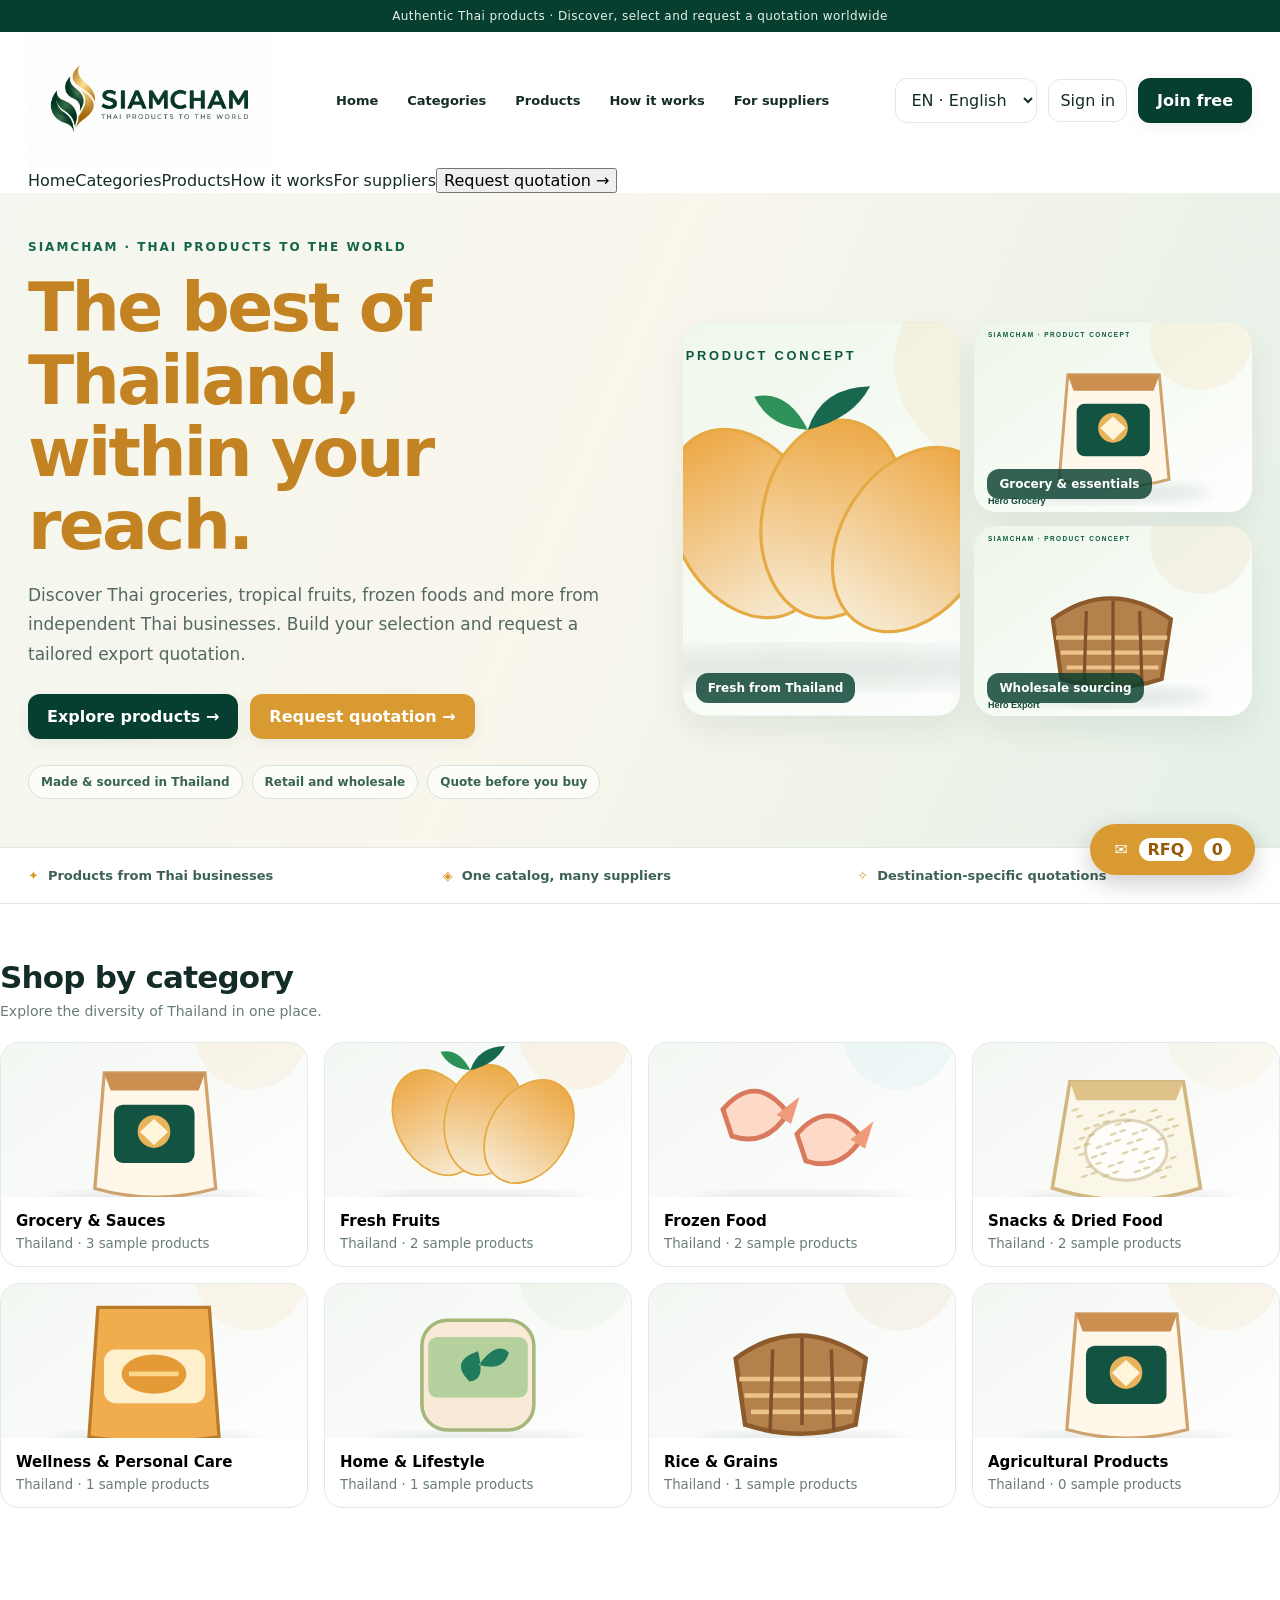
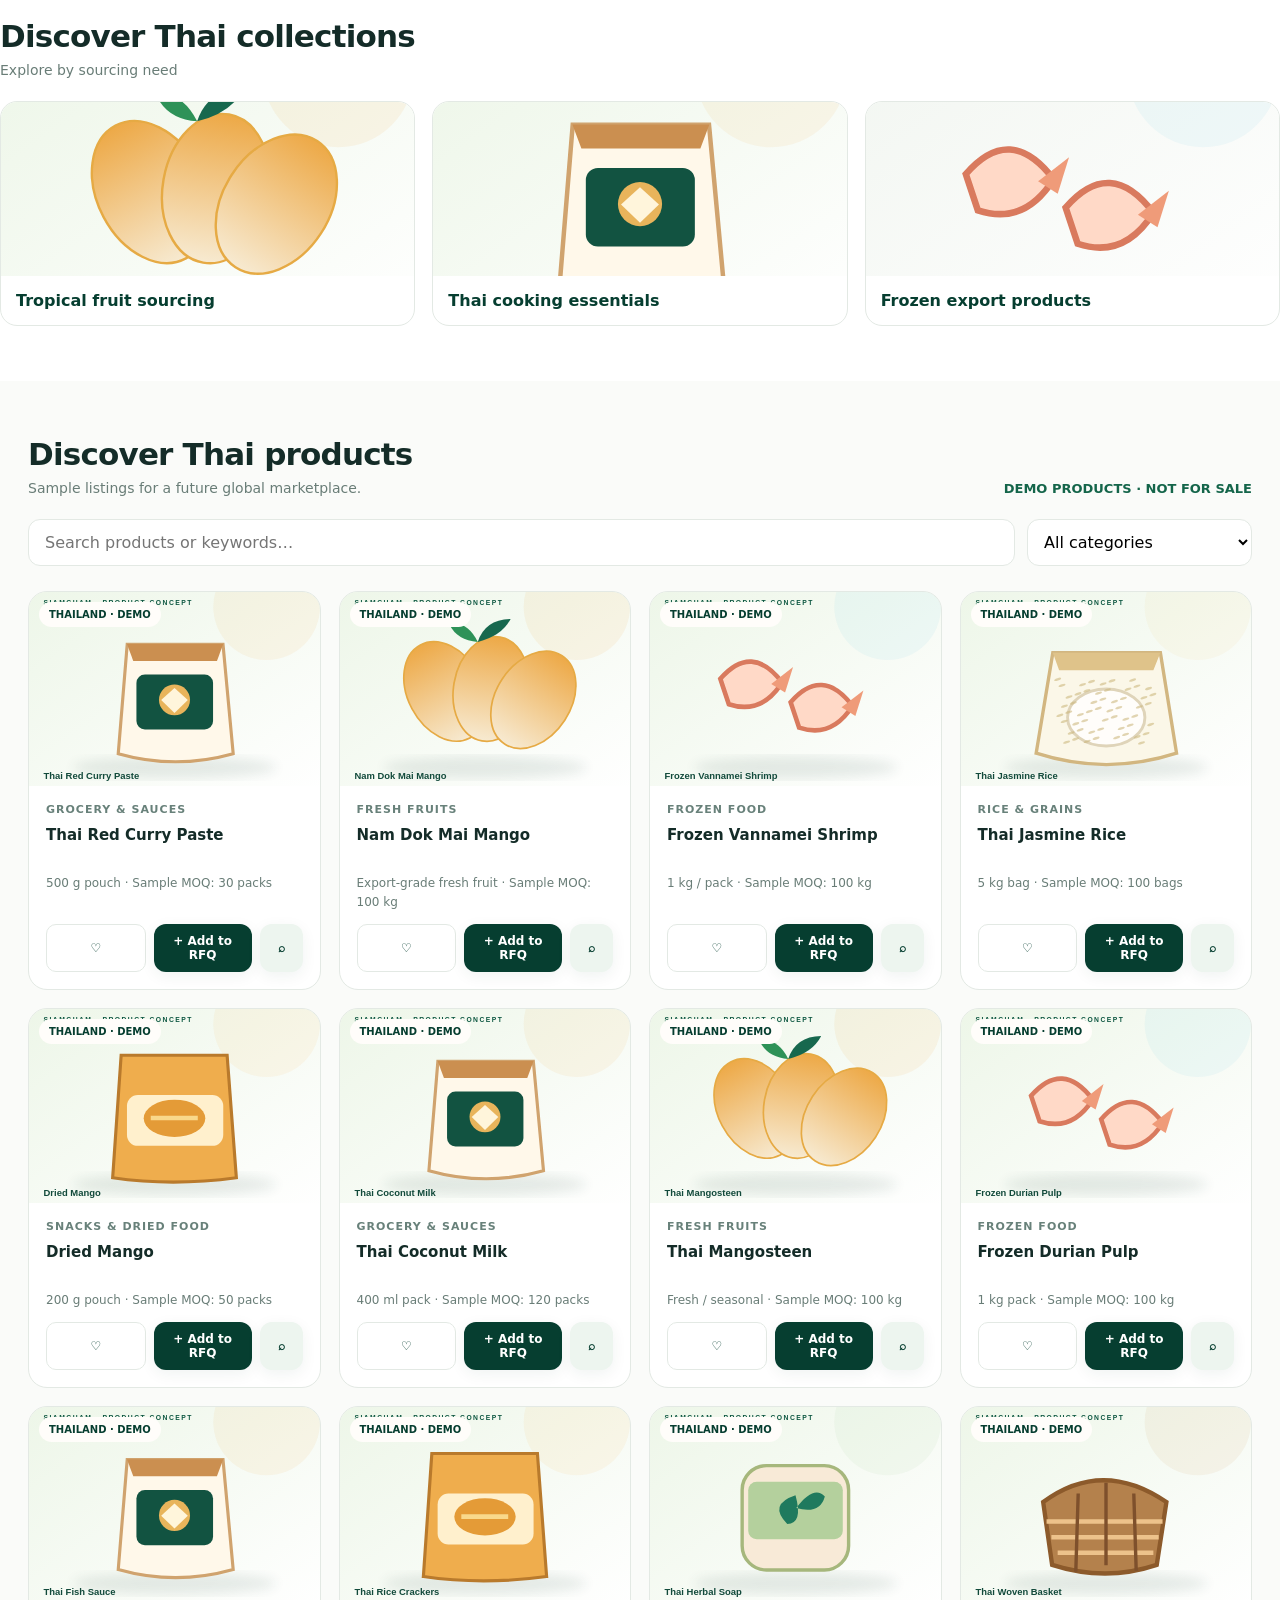
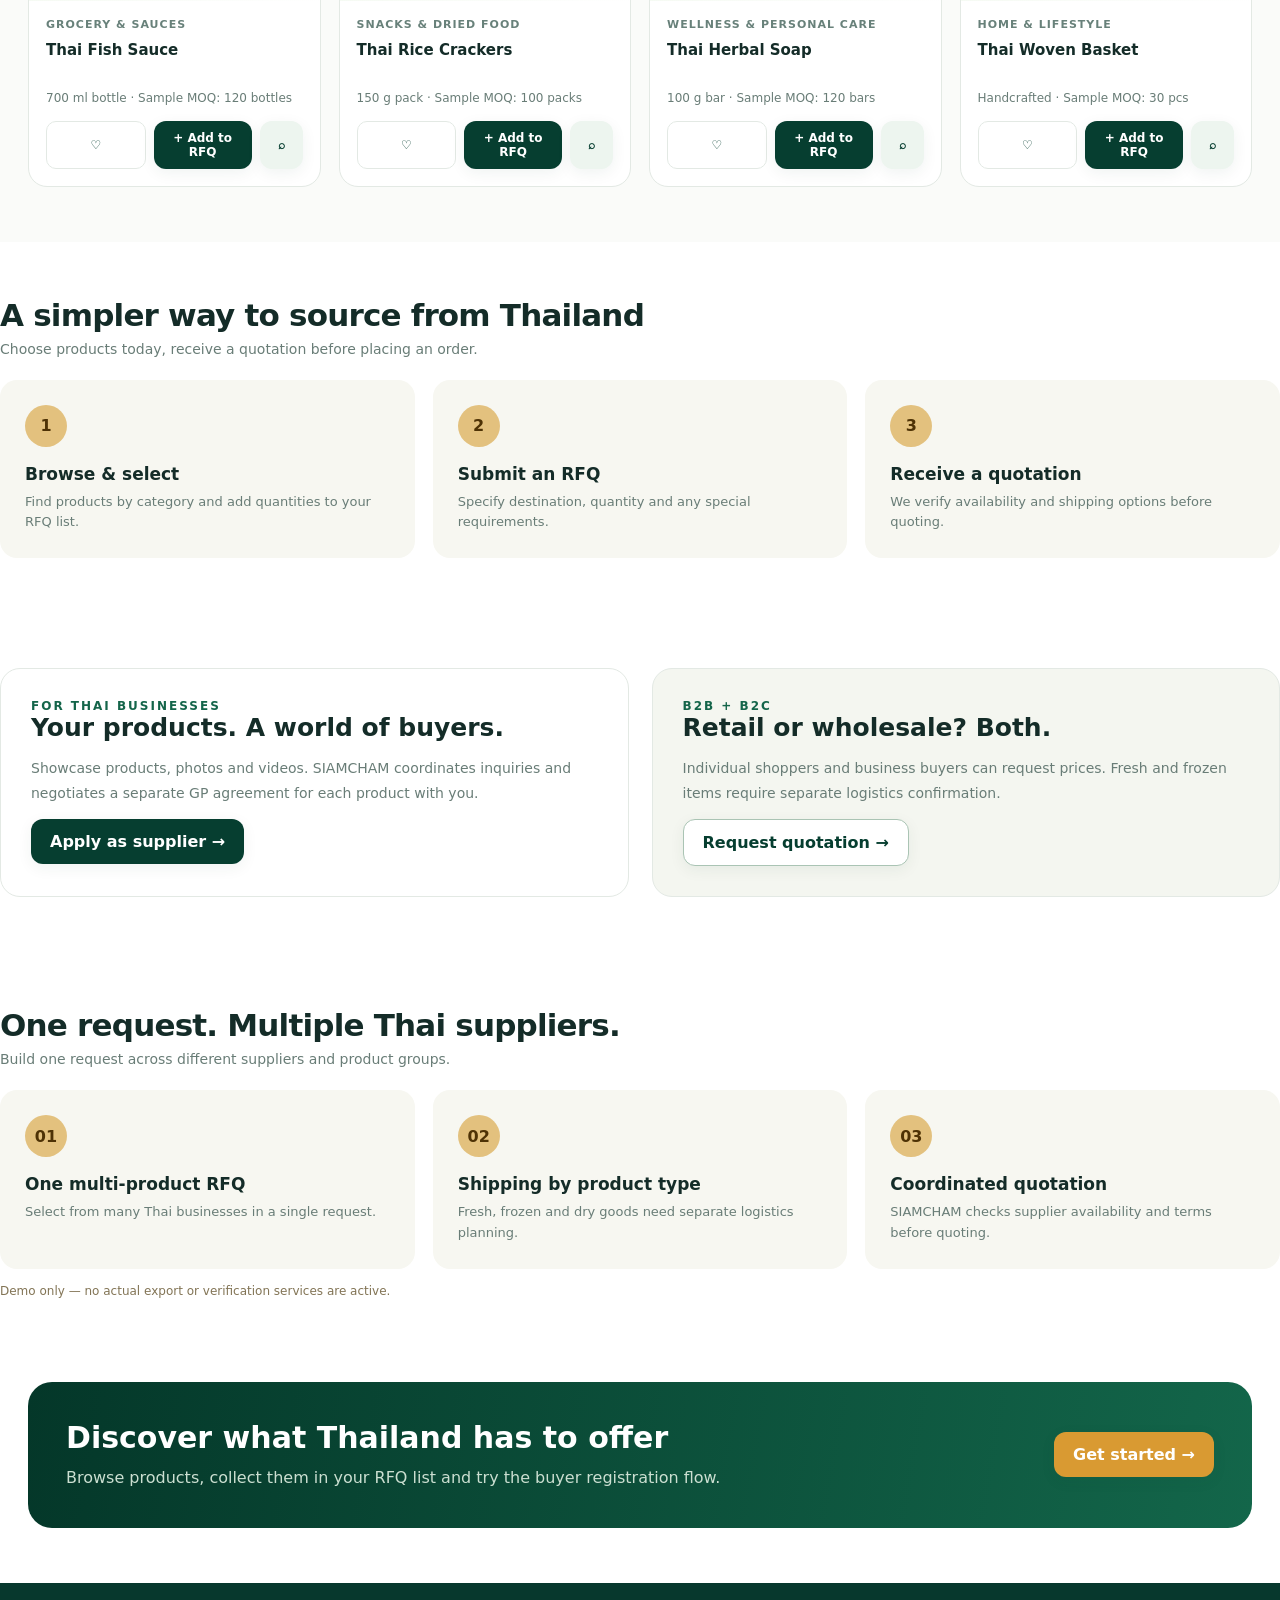
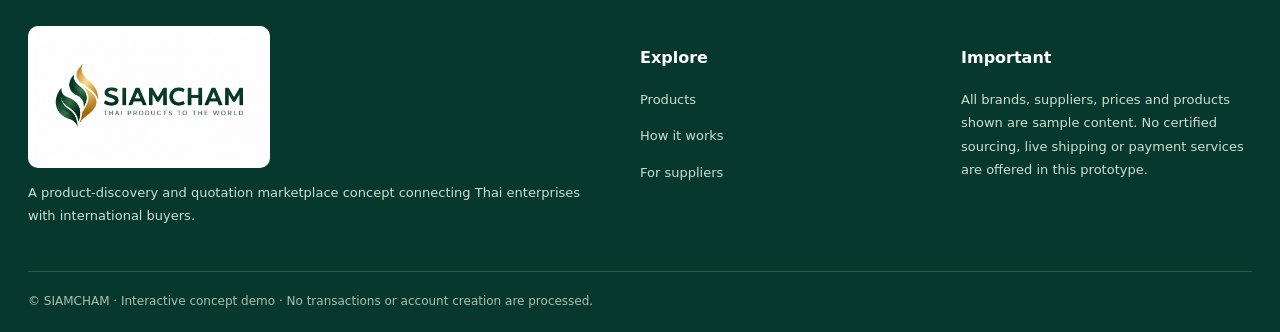
<file: index.html>
<!doctype html><html lang="en"><head><meta charset="utf-8"><meta name="viewport" content="width=device-width, initial-scale=1"><meta name="theme-color" content="#063d30"><title>SIAMCHAM | Thai products to the world</title><style>
:root{--green:#063e30;--green2:#14654a;--gold:#d99a32;--cream:#f7f7f1;--ink:#142c28;--muted:#697d77;--line:#e3e9e4}*{box-sizing:border-box}body{margin:0;background:#fff;color:var(--ink);font-family:Inter,system-ui,-apple-system,'Noto Sans Thai','Segoe UI',sans-serif}button,input,select,textarea{font:inherit}button{cursor:pointer}a{text-decoration:none;color:inherit}.wrap{max-width:1280px;margin:auto;padding:0 28px}.top{background:var(--green);color:#e6f2e6;padding:9px;text-align:center;font-size:12px;letter-spacing:.035em}.nav{display:flex;align-items:center;justify-content:space-between;gap:24px;min-height:88px}.logo{width:242px;max-width:35vw;height:auto;display:block}.navlinks{display:flex;gap:29px;font-weight:650;font-size:13px}.navlinks a:hover{color:var(--green2)}.navright{display:flex;align-items:center;gap:11px}.lang,.subtle{border:1px solid var(--line);border-radius:12px;background:white;padding:11px;color:var(--ink)}.btn{border:none;border-radius:12px;background:var(--green);color:white;font-weight:700;padding:13px 19px;box-shadow:0 4px 15px #063e3010}.btn:hover{background:#0e6047}.btn.gold{background:var(--gold);color:#fff}.btn.outline{background:#fff;color:var(--green);border:1px solid #aac4b4}.btn.light{background:#edf5ef;color:var(--green)}.hero{background:linear-gradient(113deg,#f4f7ef 0%,#f9f6ec 45%,#e5f0e7 100%);overflow:hidden;border-bottom:1px solid var(--line)}.hero-inner{max-width:1280px;margin:auto;display:grid;grid-template-columns:1.08fr 1fr;align-items:center;min-height:484px;padding:47px 28px 48px;gap:40px}.eyebrow{font-size:12px;text-transform:uppercase;color:var(--green2);letter-spacing:2px;font-weight:850}.hero h1{font-size:clamp(40px,5.3vw,72px);line-height:1.07;letter-spacing:-2.7px;margin:18px 0;color:var(--green)}.hero h1 span{color:#c48323}.hero p{color:#536962;font-size:17px;line-height:1.75;max-width:580px}.hero-actions{display:flex;gap:12px;flex-wrap:wrap;margin:24px 0}.pills{display:flex;flex-wrap:wrap;gap:9px;margin-top:26px}.pill{border:1px solid #d5e2d7;background:#ffffffa8;border-radius:30px;padding:9px 12px;font-size:12px;font-weight:700;color:#396453}.scene{height:394px;display:grid;grid-template-columns:1fr 1fr;grid-template-rows:1fr 1fr;gap:14px;position:relative}.scene figure{margin:0;overflow:hidden;border-radius:23px;position:relative;background:#dcead7;box-shadow:0 15px 30px #27503c15}.scene figure:nth-child(1){grid-row:span 2}.scene img,.photo img{width:100%;height:100%;object-fit:cover;display:block}.scene figcaption{position:absolute;bottom:13px;left:13px;color:white;background:#063e30ce;padding:8px 12px;border-radius:12px;font-size:12px;font-weight:800}.trust{border-bottom:1px solid var(--line);background:#fff}.trust-row{display:grid;grid-template-columns:repeat(3,1fr);gap:20px;padding-top:20px;padding-bottom:20px}.trust-row div{font-size:13px;color:#3d6255;font-weight:700}.trust-row b{color:var(--gold);margin-right:9px}.section{padding:55px 0}.sec-head{display:flex;align-items:end;justify-content:space-between;gap:10px;margin-bottom:23px}.sec-head h2{font-size:31px;letter-spacing:-.8px;margin:0 0 8px}.sec-head p{color:var(--muted);margin:0;font-size:14px}.small-link{font-size:13px;color:var(--green2);font-weight:800;border:0;background:none}.categories{display:grid;grid-template-columns:repeat(4,minmax(0,1fr));gap:16px}.category{border:1px solid var(--line);border-radius:19px;overflow:hidden;text-align:left;background:white;padding:0;transition:.2s}.category:hover{transform:translateY(-3px);box-shadow:0 8px 24px #16392c18}.category .photo{height:154px}.category .ct{padding:15px}.category strong{font-size:15px;display:block}.category small{display:block;color:var(--muted);margin-top:6px}.catalog{background:#fafbf9}.toolbar{display:flex;gap:12px;margin:18px 0 25px;flex-wrap:wrap}.search{flex:1;min-width:210px;border:1px solid var(--line);border-radius:12px;background:white;padding:13px 16px}.select{border:1px solid var(--line);border-radius:12px;padding:12px;background:white;max-width:225px}.products{display:grid;grid-template-columns:repeat(4,minmax(0,1fr));gap:18px}.product{background:#fff;border:1px solid var(--line);border-radius:19px;overflow:hidden;display:flex;flex-direction:column;transition:.2s}.product:hover{box-shadow:0 12px 32px #173c2c16;transform:translateY(-3px)}.photo{position:relative;background:linear-gradient(130deg,#eef2e8,#dbe9e2);overflow:hidden}.product .photo{height:194px}.flag{position:absolute;top:10px;left:10px;border-radius:20px;padding:7px 10px;background:#fffdfa;color:var(--green);font-weight:800;font-size:10px}.product-body{padding:17px;display:flex;flex-direction:column;flex:1}.product-body .meta{font-size:11px;color:#68817a;text-transform:uppercase;letter-spacing:1px;font-weight:800}.product h3{font-size:15px;line-height:1.4;margin:9px 0 7px;min-height:42px}.product p{font-size:12px;color:var(--muted);line-height:1.6;margin:0 0 12px}.product .foot{display:flex;gap:8px;margin-top:auto}.product .foot button{flex:1;font-size:12px;padding:10px}.product .foot .details{flex:0 0 auto;width:43px}.two-col{display:grid;grid-template-columns:1fr 1fr;gap:23px}.panel{border:1px solid var(--line);border-radius:20px;padding:30px;background:#fff}.panel h3{font-size:25px;margin:0 0 13px}.panel p{font-size:14px;color:var(--muted);line-height:1.75}.steps{display:grid;grid-template-columns:repeat(3,1fr);gap:18px}.step{background:var(--cream);border-radius:17px;padding:25px}.n{background:#e3c17e;color:#4e3205;font-weight:900;display:inline-flex;width:42px;height:42px;border-radius:50%;align-items:center;justify-content:center}.step h3{margin:17px 0 8px;font-size:17px}.step p{color:var(--muted);font-size:13px;line-height:1.6;margin:0}.cta{margin:15px auto 55px;background:linear-gradient(100deg,#043729,#13664a);color:white;padding:38px;border-radius:24px;display:flex;align-items:center;justify-content:space-between;gap:30px}.cta h2{font-size:30px;margin:0 0 10px}.cta p{color:#cbdfd1;line-height:1.6;margin:0}.footer{background:#07382d;color:#cbded2;padding:43px 0 24px}.footer .cols{display:grid;grid-template-columns:2fr 1fr 1fr;gap:30px}.footer .cols p{font-size:13px;line-height:1.8}.footer h4{color:white}.copyright{border-top:1px solid #345949;margin-top:30px;padding-top:22px;color:#adbdaf;font-size:12px}.floatcart{position:fixed;bottom:25px;right:25px;z-index:9;border:0;background:var(--gold);color:#fff;border-radius:45px;padding:16px 24px;box-shadow:0 8px 25px #0003;font-weight:900}.floatcart span{background:white;color:#965a08;border-radius:20px;padding:2px 8px;margin-left:6px}.overlay{position:fixed;inset:0;background:#061b15aa;z-index:20;display:none;align-items:center;justify-content:center;padding:18px}.overlay.open{display:flex}.modal{width:min(750px,100%);max-height:93vh;overflow:auto;background:white;border-radius:22px;padding:28px;box-shadow:0 25px 80px #0004}.modal .head{display:flex;justify-content:space-between;align-items:center;gap:15px}.modal h2{margin:0 0 14px}.close{font-size:24px;border:0;background:#eef3ef;border-radius:12px;width:40px;height:40px}.formgrid{display:grid;grid-template-columns:1fr 1fr;gap:13px}.field{display:flex;flex-direction:column;gap:7px;margin-bottom:11px}.field label{font-size:12px;font-weight:750;color:#4b6359}.field input,.field select,.field textarea{width:100%;border:1px solid #dae3dc;border-radius:11px;padding:12px;background:white}.field textarea{min-height:80px}.cart-item{display:grid;grid-template-columns:1fr 85px 36px;gap:9px;align-items:center;padding:12px 0;border-bottom:1px solid #eef0ee;font-size:13px}.cart-item input{width:85px;padding:8px;border:1px solid var(--line);border-radius:9px}.empty{padding:34px;text-align:center;color:var(--muted);background:#f5f7f3;border-radius:12px}.tabs{display:flex;gap:8px;flex-wrap:wrap;margin:10px 0 22px}.tabs button{border:1px solid #dce7dd;background:white;border-radius:10px;padding:10px 14px}.tabs button.active{background:var(--green);color:white}.disclaimer{font-size:12px;color:#827455;margin-top:13px;line-height:1.5}.detailgrid{display:grid;grid-template-columns:1fr 1fr;gap:24px}.detailgrid img{width:100%;aspect-ratio:4/3;object-fit:cover;border-radius:15px}.detailgrid p{color:var(--muted);line-height:1.7}.badge{background:#eef5ef;padding:7px 10px;border-radius:9px;font-size:12px;color:#28543e;display:inline-block;margin:3px}.lang-signal{font-size:12px;margin:0 0 18px;color:#71877b}html[dir=rtl] .flag{left:auto;right:10px}html[dir=rtl] .floatcart{right:auto;left:25px}html[dir=rtl] .category{text-align:right}html[dir=rtl] .hero h1{letter-spacing:0}html[dir=rtl] .hero{direction:rtl}@media(max-width:1000px){.navlinks{display:none}.products{grid-template-columns:repeat(3,1fr)}.hero-inner{grid-template-columns:1fr 1fr}.hero h1{font-size:46px}.logo{width:200px}}@media(max-width:720px){.wrap{padding:0 17px}.nav{min-height:70px}.navright{gap:6px}.logo{width:150px;max-width:40vw}.navright .subtle{display:none}.navright .btn{padding:10px 13px;font-size:11px}.lang{font-size:11px;padding:8px}.hero-inner{grid-template-columns:1fr;padding:40px 18px;gap:20px}.hero h1{font-size:43px}.hero p{font-size:15px}.scene{height:240px}.trust-row{grid-template-columns:1fr;gap:10px}.categories{grid-template-columns:repeat(2,1fr)}.products{grid-template-columns:repeat(2,1fr);gap:10px}.product .photo{height:143px}.product-body{padding:12px}.product h3{font-size:13px;min-height:56px}.product p{font-size:11px}.product .foot{flex-wrap:wrap}.product .foot .details{width:100%}.section{padding:38px 0}.sec-head h2{font-size:25px}.two-col,.detailgrid,.footer .cols{grid-template-columns:1fr}.steps{grid-template-columns:1fr}.cta{margin:12px 15px 45px;flex-direction:column;align-items:start;padding:27px}.formgrid{grid-template-columns:1fr}.modal{padding:19px}.footer .cols{gap:10px}}

.collection-grid{display:grid;grid-template-columns:repeat(3,minmax(0,1fr));gap:17px}.collection{border:1px solid var(--line);border-radius:17px;overflow:hidden;background:white;text-align:start;padding:0}.collection img{width:100%;height:174px;display:block;object-fit:cover}.collection strong{display:block;padding:15px;color:var(--green)}.related-grid{display:grid;grid-template-columns:repeat(3,minmax(0,1fr));gap:12px}.related-item{border:1px solid var(--line);border-radius:12px;background:white;text-align:start;padding:8px}.related-item img{width:100%;aspect-ratio:4/3;object-fit:cover;border-radius:8px}.related-item b{display:block;font-size:12px;padding:5px 2px}.saved-button{background:#fff;border:1px solid var(--line);border-radius:10px;padding:10px;color:var(--green);font-weight:700}.saved-button[aria-pressed="true"]{background:#e8f4ea;border-color:#13664a}@media(max-width:720px){.collection-grid{grid-template-columns:1fr 1fr}.collection:last-child{grid-column:span 2}.collection img{height:130px}.related-grid{grid-template-columns:repeat(2,minmax(0,1fr)}}.shipping-advice{margin-top:18px;background:#f4f7ec;border:1px solid #dce7d8;padding:13px 15px;border-radius:12px;font-size:13px;line-height:1.7;color:#3e5d4d}.mobile-nav{display:none}.mobile-nav a,.mobile-nav button{white-space:nowrap;border:0;background:transparent;padding:12px 10px;font-size:13px;color:var(--green);font-weight:700}.mobile-nav a:focus-visible,.mobile-nav button:focus-visible,.btn:focus-visible,.lang:focus-visible{outline:3px solid var(--gold);outline-offset:2px}
@media(max-width:1000px){.mobile-nav{display:flex;gap:8px;overflow-x:auto;scrollbar-width:thin;border-top:1px solid var(--line);border-bottom:1px solid var(--line)}}
@media(max-width:480px){.nav{gap:5px}.logo{width:120px;max-width:33vw}.navright .btn{padding:9px 10px}.lang{max-width:100px}.floatcart{bottom:14px;right:14px;padding:12px 16px}}
html[dir=rtl] .mobile-nav{direction:rtl}
img{image-rendering:auto;object-fit:cover} .photo img{width:100%;height:100%;object-fit:cover} .scene img{object-fit:cover}
@media(max-width:700px){.logo{max-width:185px}}
</style></head><body>
<div class="top" data-i="announcement"></div><header class="wrap nav"><a href="#home"><img class="logo" src="assets/siamcham-logo.png" alt="SIAMCHAM — THAI PRODUCTS TO THE WORLD"></a><nav class="navlinks" aria-label="Main navigation"><a href="#home" data-i="home"></a><a href="#categories" data-i="categories"></a><a href="#products" data-i="products"></a><a href="#how" data-i="how"></a><a href="#suppliers" data-i="suppliers"></a></nav><div class="navright"><select id="language" class="lang" aria-label="Language" onchange="setLanguage(this.value)"><option value="en">EN · English</option><option value="th">TH · ไทย</option><option value="zh">中文</option><option value="ja">日本語</option><option value="ms">BM · Melayu</option><option value="ar">العربية</option></select><button class="subtle" onclick="openModal('register')" data-i="signin"></button><button class="btn" onclick="openModal('register')" data-i="register"></button></div></header>
<nav class="mobile-nav wrap" aria-label="Mobile navigation"><a href="#home" data-i="home"></a><a href="#categories" data-i="categories"></a><a href="#products" data-i="products"></a><a href="#how" data-i="how"></a><a href="#suppliers" data-i="suppliers"></a><button type="button" onclick="openModal('cart')" data-i="request"></button></nav>
<main><section class="hero" id="home"><div class="hero-inner"><div><div class="eyebrow" data-i="eyebrow"></div><h1><span data-i="headline1"></span><br><span data-i="headline2"></span></h1><p data-i="heroDesc"></p><div class="hero-actions"><a class="btn" href="#products" data-i="explore"></a><button class="btn gold" onclick="openModal('cart')" data-i="request"></button></div><div class="pills"><span class="pill" data-i="trust1"></span><span class="pill" data-i="trust2"></span><span class="pill" data-i="trust3"></span></div></div><div class="scene"><figure><img src="assets/hero-fruits.svg" alt="Tropical produce"><figcaption data-i="fresh"></figcaption></figure><figure><img src="assets/hero-grocery.svg" alt="Thai cooking"><figcaption data-i="grocery"></figcaption></figure><figure><img src="assets/hero-export.svg" alt="Grocery products"><figcaption data-i="wholesale"></figcaption></figure></div></div></section>
<div class="trust"><div class="wrap trust-row"><div><b>✦</b><span data-i="trustLine1"></span></div><div><b>◈</b><span data-i="trustLine2"></span></div><div><b>✧</b><span data-i="trustLine3"></span></div></div></div>
<section id="categories" class="section wrap"><div class="sec-head"><div><h2 data-i="shopCategory"></h2><p data-i="categoryIntro"></p></div></div><div id="categoryGrid" class="categories"></div></section>
<section class="section wrap" id="discover"><div class="sec-head"><div><h2 data-i="discoverTitle">Discover Thai collections</h2><p data-i="discoverDesc">Explore products grouped around what you want to source.</p></div></div><div class="collection-grid"><button class="collection" onclick="exploreCollection('fresh')"><img src="assets/hero-fruits.svg" alt="Thai tropical fruits"><strong data-i="discoverFresh">Tropical fruit sourcing</strong></button><button class="collection" onclick="exploreCollection('grocery')"><img src="assets/hero-grocery.svg" alt="Thai grocery assortment"><strong data-i="discoverGrocery">Thai cooking essentials</strong></button><button class="collection" onclick="exploreCollection('frozen')"><img src="assets/category-3.svg" alt="Frozen Thai foods"><strong data-i="discoverFrozen">Frozen export products</strong></button></div></section>
<section id="products" class="section catalog"><div class="wrap"><div class="sec-head"><div><h2 data-i="featured"></h2><p data-i="featuredIntro"></p></div><span class="small-link" data-i="demo"></span></div><div class="toolbar"><input id="search" class="search" data-placeholder="search" oninput="renderProducts()"><select id="filter" class="select" onchange="renderProducts()"></select></div><div id="productGrid" class="products"></div></div></section>
<section class="section wrap" id="how"><div class="sec-head"><div><h2 data-i="howTitle"></h2><p data-i="howSub"></p></div></div><div class="steps"><div class="step"><span class="n">1</span><h3 data-i="step1"></h3><p data-i="step1d"></p></div><div class="step"><span class="n">2</span><h3 data-i="step2"></h3><p data-i="step2d"></p></div><div class="step"><span class="n">3</span><h3 data-i="step3"></h3><p data-i="step3d"></p></div></div></section>
<section class="section wrap" id="suppliers"><div class="two-col"><div class="panel"><div class="eyebrow" data-i="sellerEyebrow"></div><h3 data-i="sellerTitle"></h3><p data-i="sellerDesc"></p><button class="btn" onclick="openModal('register','supplier')" data-i="beSupplier"></button></div><div class="panel" style="background:#f4f6f0"><div class="eyebrow">B2B + B2C</div><h3 data-i="buyerTitle"></h3><p data-i="buyerDesc"></p><button class="btn outline" onclick="openModal('cart')" data-i="request"></button></div></div></section>
<section class="section wrap" id="why-siamcham"><div class="sec-head"><div><h2 data-i="distinctTitle">One request, more possibilities</h2><p data-i="distinctIntro">Choose products across categories and get a coordinated quote.</p></div></div><div class="steps"><div class="step"><span class="n">01</span><h3 data-i="distinctOne">One multi-product RFQ</h3><p data-i="distinctOneDesc">Send one request covering products from multiple Thai businesses.</p></div><div class="step"><span class="n">02</span><h3 data-i="distinctTwo">Shipping by product type</h3><p data-i="distinctTwoDesc">Fresh, frozen and dry goods need different logistics arrangements.</p></div><div class="step"><span class="n">03</span><h3 data-i="distinctThree">Quote coordinated by SIAMCHAM</h3><p data-i="distinctThreeDesc">Our team confirms availability, terms and suppliers before quoting.</p></div></div><p class="disclaimer" data-i="distinctNotice">Concept demo — no supplier verification, customs clearance or delivery service is active.</p></section>
<div class="wrap"><div class="cta"><div><h2 data-i="ctaTitle"></h2><p data-i="ctaDesc"></p></div><button class="btn gold" onclick="openModal('register')" data-i="getStarted"></button></div></div></main>
<footer class="footer"><div class="wrap"><div class="cols"><div><img class="logo" src="assets/siamcham-logo.png" alt="SIAMCHAM" style="background:white;border-radius:10px;padding:6px"><p data-i="footerDesc"></p></div><div><h4 data-i="links"></h4><p><a href="#products" data-i="products"></a></p><p><a href="#how" data-i="how"></a></p><p><a href="#suppliers" data-i="suppliers"></a></p></div><div><h4 data-i="noticeTitle"></h4><p data-i="notice"></p></div></div><div class="copyright">© SIAMCHAM · Interactive concept demo · No transactions or account creation are processed.</div></div></footer>
<button class="floatcart" onclick="openModal('cart')">✉ <span data-i="rfq"></span> <span id="cartCount">0</span></button><div class="overlay" id="overlay" role="dialog" aria-modal="true"><div class="modal"><div class="head"><h2 id="modalTitle"></h2><button class="close" onclick="closeModal()" aria-label="Close">×</button></div><div id="modalBody"></div></div></div>
<script>
const tr={
en:{announcement:'Authentic Thai products · Discover, select and request a quotation worldwide',home:'Home',categories:'Categories',products:'Products',how:'How it works',suppliers:'For suppliers',signin:'Sign in',register:'Join free',eyebrow:'SIAMCHAM · THAI PRODUCTS TO THE WORLD',headline1:'The best of Thailand,',headline2:'within your reach.',heroDesc:'Discover Thai groceries, tropical fruits, frozen foods and more from independent Thai businesses. Build your selection and request a tailored export quotation.',explore:'Explore products →',request:'Request quotation →',trust1:'Made & sourced in Thailand',trust2:'Retail and wholesale',trust3:'Quote before you buy',fresh:'Fresh from Thailand',grocery:'Grocery & essentials',wholesale:'Wholesale sourcing',trustLine1:'Products from Thai businesses',trustLine2:'One catalog, many suppliers',trustLine3:'Destination-specific quotations',shopCategory:'Shop by category',categoryIntro:'Explore the diversity of Thailand in one place.',featured:'Discover Thai products',featuredIntro:'Sample listings for a future global marketplace.',demo:'DEMO PRODUCTS · NOT FOR SALE',search:'Search products or keywords…',all:'All categories',addRFQ:'+ Add to RFQ',details:'View',moq:'Sample MOQ',howTitle:'A simpler way to source from Thailand',howSub:'Choose products today, receive a quotation before placing an order.',step1:'Browse & select',step1d:'Find products by category and add quantities to your RFQ list.',step2:'Submit an RFQ',step2d:'Specify destination, quantity and any special requirements.',step3:'Receive a quotation',step3d:'We verify availability and shipping options before quoting.',sellerEyebrow:'FOR THAI BUSINESSES',sellerTitle:'Your products. A world of buyers.',sellerDesc:'Showcase products, photos and videos. SIAMCHAM coordinates inquiries and negotiates a separate GP agreement for each product with you.',beSupplier:'Apply as supplier →',buyerTitle:'Retail or wholesale? Both.',buyerDesc:'Individual shoppers and business buyers can request prices. Fresh and frozen items require separate logistics confirmation.',ctaTitle:'Discover what Thailand has to offer',ctaDesc:'Browse products, collect them in your RFQ list and try the buyer registration flow.',getStarted:'Get started →',footerDesc:'A product-discovery and quotation marketplace concept connecting Thai enterprises with international buyers.',links:'Explore',noticeTitle:'Important',notice:'All brands, suppliers, prices and products shown are sample content. No certified sourcing, live shipping or payment services are offered in this prototype.',rfq:'RFQ',registerTitle:'Create your SIAMCHAM account',buyer:'Buyer',supplier:'Thai supplier',fullname:'Full name',email:'Email address',password:'Password',company:'Company / store (optional)',country:'Country / destination',buyerType:'Buyer type',retail:'Retail buyer',wholesaleBuyer:'Wholesale buyer',importer:'Importer',restaurant:'Restaurant',signup:'Create demo account',signupMsg:'Demo only — your information is not sent or saved.',cartTitle:'Request a quotation',cartEmpty:'Your RFQ list is empty. Add products from the catalog.',quantity:'Quantity',delete:'Remove',continue:'Browse products',contact:'Contact name',requirements:'Requirements / shipping notes',sendRFQ:'Generate sample RFQ',exportMsg:'Your demo RFQ is ready. Copy it to use as a starting point; it has not been submitted.',copy:'Copy request',close:'Close',moreInfo:'Product information',unit:'Unit',storage:'Storage',leadtime:'Lead time',packing:'Packaging',video:'Product video',videoMsg:'Suppliers will be able to upload product videos when the live system is connected.',photoMsg:'Sample imagery only; not an actual supplier listing.'},
th:{announcement:'สินค้าจากผู้ประกอบการไทย · เลือกสินค้าและขอใบเสนอราคาส่งออก',home:'หน้าแรก',categories:'หมวดสินค้า',products:'สินค้า',how:'วิธีการสั่งซื้อ',suppliers:'สำหรับผู้ประกอบการ',signin:'เข้าสู่ระบบ',register:'สมัครสมาชิก',eyebrow:'SIAMCHAM · THAI PRODUCTS TO THE WORLD',headline1:'สินค้าไทยคุณภาพ',headline2:'สู่ตลาดทั่วโลก',heroDesc:'ศูนย์รวมสินค้าไทยจากผู้ประกอบการ ทั้งของชำ ผลไม้สด อาหารแช่แข็ง และสินค้าอื่น ๆ เลือกสินค้าที่ต้องการ แล้วส่งคำขอใบเสนอราคาตามประเทศปลายทาง',explore:'เลือกดูสินค้า →',request:'ขอใบเสนอราคา →',trust1:'สินค้าจากประเทศไทย',trust2:'ปลีกและส่ง',trust3:'เสนอราคาก่อนสั่งซื้อ',fresh:'ผลไม้จากไทย',grocery:'ของชำและของใช้',wholesale:'สินค้าขายส่ง',trustLine1:'คัดรายการสินค้าจากผู้ประกอบการไทย',trustLine2:'สินค้าหลายร้านในแคตตาล็อกเดียว',trustLine3:'เสนอราคาตามประเทศปลายทาง',shopCategory:'หมวดหมู่สินค้าไทย',categoryIntro:'เลือกสินค้าจากประเทศไทยได้ในที่เดียว',featured:'สินค้าไทยแนะนำ',featuredIntro:'รายการสินค้าตัวอย่างสำหรับทดลองแพลตฟอร์ม',demo:'สินค้า DEMO · ยังไม่เปิดขายจริง',search:'ค้นหาชื่อสินค้า หรือคำค้น…',all:'ทุกหมวด',addRFQ:'+ เพิ่มในใบขอราคา',details:'ดู',moq:'ขั้นต่ำตัวอย่าง',howTitle:'สั่งซื้อสินค้าไทยได้ง่ายขึ้น',howSub:'เลือกสินค้าแล้วขอใบเสนอราคาก่อนยืนยันคำสั่งซื้อ',step1:'เลือกสินค้า',step1d:'ค้นหาสินค้าและเลือกจำนวนที่สนใจลงในรายการ RFQ',step2:'ส่งคำขอราคา',step2d:'แจ้งประเทศปลายทาง จำนวน และเงื่อนไขพิเศษ',step3:'รับใบเสนอราคา',step3d:'ตรวจความพร้อมและขนส่งก่อนยืนยันราคากลับไป',sellerEyebrow:'สำหรับผู้ประกอบการไทย',sellerTitle:'สินค้าของคุณ สู่ลูกค้าทั่วโลก',sellerDesc:'นำเสนอสินค้า รูปภาพ และวิดีโอ โดยเราประสานคำขอซื้อและเจรจา GP แยกเป็นรายสินค้ากับผู้ประกอบการ',beSupplier:'สมัครเป็นผู้ประกอบการ →',buyerTitle:'ซื้อปลีกหรือขายส่งก็ได้',buyerDesc:'ลูกค้าทั่วไปและธุรกิจสามารถขอราคาได้ โดยผลไม้สดและสินค้าแช่แข็งต้องตรวจการขนส่งแยกต่างหาก',ctaTitle:'เปิดโอกาสให้สินค้าไทยไปไกลกว่าเดิม',ctaDesc:'ทดลองเลือกสินค้า รวบรวมรายการขอราคา และทดลองหน้าสมัครสมาชิก',getStarted:'เริ่มใช้งาน →',footerDesc:'ต้นแบบแพลตฟอร์มแคตตาล็อกและขอใบเสนอราคาสินค้าไทยสำหรับผู้ซื้อต่างประเทศ',links:'เมนู',noticeTitle:'หมายเหตุ',notice:'สินค้า รูปภาพ ชื่อผู้ผลิต และรายละเอียดทั้งหมดเป็นตัวอย่าง ยังไม่มีบริการรับชำระเงินหรือจัดส่งจริง',rfq:'ขอราคา',registerTitle:'สมัครสมาชิก SIAMCHAM',buyer:'ผู้ซื้อ',supplier:'ผู้ประกอบการไทย',fullname:'ชื่อ-นามสกุล',email:'อีเมล',password:'รหัสผ่าน',company:'ชื่อบริษัท / ร้านค้า (ไม่บังคับ)',country:'ประเทศปลายทาง',buyerType:'ประเภทผู้ซื้อ',retail:'ลูกค้าทั่วไป',wholesaleBuyer:'ผู้ซื้อขายส่ง',importer:'ผู้นำเข้า',restaurant:'ร้านอาหาร',signup:'ทดลองสมัครสมาชิก',signupMsg:'นี่เป็นหน้าทดลอง ไม่มีการส่งหรือบันทึกข้อมูลส่วนตัว',cartTitle:'รายการขอใบเสนอราคา',cartEmpty:'ยังไม่มีสินค้าในรายการ เลือกสินค้าจากแคตตาล็อกก่อน',quantity:'จำนวน',delete:'ลบ',continue:'เลือกสินค้า',contact:'ชื่อผู้ติดต่อ',requirements:'ข้อกำหนด / หมายเหตุขนส่ง',sendRFQ:'สร้างคำขอราคาตัวอย่าง',exportMsg:'สร้างคำขอราคาแล้ว สามารถคัดลอกได้ แต่ยังไม่ได้ส่งไปยังผู้ขายจริง',copy:'คัดลอกคำขอราคา',close:'ปิด',moreInfo:'รายละเอียดสินค้า',unit:'หน่วย',storage:'การเก็บรักษา',leadtime:'ระยะเวลาเตรียมสินค้า',packing:'บรรจุภัณฑ์',video:'วิดีโอสินค้า',videoMsg:'ระบบจริงจะรองรับการอัปโหลดวิดีโอจากผู้ประกอบการ',photoMsg:'ภาพประกอบตัวอย่าง ไม่ใช่สินค้าของผู้ประกอบการจริง'}
};
// Secondary locales are complete for main browsing/quotation paths; fallback strings use English where necessary.
tr.zh={...tr.en,announcement:'精选泰国产品 · 浏览并申请国际采购报价',home:'首页',categories:'产品类别',products:'产品',how:'采购流程',suppliers:'供应商专区',signin:'登录',register:'免费注册',eyebrow:'SIAMCHAM · 泰国产品走向世界',headline1:'探索泰国好物',headline2:'连接全球市场',heroDesc:'浏览泰国食品、新鲜水果、冷冻食品及更多产品。选择商品并申请针对目的国的报价。',explore:'浏览产品 →',request:'申请报价 →',trust1:'泰国原产',trust2:'零售与批发',trust3:'先报价后购买',fresh:'泰国鲜果',grocery:'食品与杂货',wholesale:'批发采购',shopCategory:'按类别选购',categoryIntro:'一站式发现泰国产品。',featured:'精选泰国产品',featuredIntro:'全球采购平台样例商品。',demo:'演示商品 · 暂不销售',search:'搜索商品…',all:'所有类别',addRFQ:'+ 加入询价',details:'详情',howTitle:'轻松采购泰国产品',howSub:'选择商品并在下单前获得报价。',step1:'选择商品',step1d:'按类别浏览并选择询价数量。',step2:'提交询价',step2d:'填写目的国、数量和特殊要求。',step3:'获取报价',step3d:'确认供应及运输条件后提供报价。',sellerTitle:'您的产品，面向全球买家',sellerDesc:'展示图片、视频及商品详情；每个商品的GP佣金单独协商。',beSupplier:'申请成为供应商 →',buyerTitle:'支持零售和批发',buyerDesc:'消费者和企业都可询价。生鲜与冷冻产品需单独确认物流。',ctaTitle:'发现更多泰国产品',ctaDesc:'试用目录、询价清单和注册流程。',getStarted:'立即开始 →',footerDesc:'泰国产品展示与国际询价平台原型。',noticeTitle:'说明',notice:'所有商品和信息仅供演示，尚未提供实际交易及配送。',registerTitle:'创建 SIAMCHAM 账户',buyer:'买家',supplier:'泰国供应商',fullname:'姓名',email:'邮箱',password:'密码',company:'公司名称（选填）',country:'目的国家',buyerType:'买家类型',retail:'零售买家',wholesaleBuyer:'批发买家',importer:'进口商',restaurant:'餐厅',signup:'创建演示账户',signupMsg:'仅供演示，不会提交或保存个人资料。',cartTitle:'采购询价清单',cartEmpty:'清单为空，请先选择商品。',quantity:'数量',delete:'移除',continue:'浏览产品',contact:'联系人',requirements:'特别要求',sendRFQ:'生成示例询价',exportMsg:'示例询价已生成，但未正式提交。',copy:'复制询价',moreInfo:'商品信息',video:'商品视频',videoMsg:'正式平台可由供应商上传视频。'};
tr.ja={...tr.en,announcement:'タイの製品を世界へ · 商品を選んで見積依頼',home:'ホーム',categories:'カテゴリー',products:'商品',how:'ご利用方法',suppliers:'出品者向け',signin:'ログイン',register:'無料登録',headline1:'タイの魅力を',headline2:'世界へ届ける',heroDesc:'タイの食品、果物、冷凍食品などを探し、配送先に応じた見積もりを依頼できます。',explore:'商品を見る →',request:'見積もり依頼 →',trust1:'タイ産',trust2:'小売・卸売',trust3:'購入前にお見積り',shopCategory:'カテゴリーから探す',categoryIntro:'タイの商品を一か所で探せます。',featured:'注目の商品',featuredIntro:'掲載商品はデモ用のサンプルです。',demo:'デモ商品 · 販売していません',search:'商品を検索…',all:'すべて',addRFQ:'+ 見積リストに追加',details:'詳細',howTitle:'タイからの調達をもっと簡単に',step1:'商品を選ぶ',step1d:'商品と数量を選択します。',step2:'見積を依頼',step2d:'配送先と条件を送信します。',step3:'見積を受け取る',step3d:'在庫と配送条件を確認します。',sellerTitle:'タイの商品を世界の買い手へ',sellerDesc:'写真や動画で商品を紹介できます。GPは商品ごとに個別協議します。',beSupplier:'出品者として申請 →',buyerTitle:'小売も卸売も',buyerDesc:'個人・法人どちらも見積依頼できます。',ctaTitle:'タイの商品を発見',ctaDesc:'商品選択と見積依頼を体験できます。',getStarted:'はじめる →',registerTitle:'SIAMCHAM アカウント登録',buyer:'購入者',supplier:'タイの出品者',fullname:'氏名',email:'メール',password:'パスワード',company:'会社名（任意）',country:'配送先の国',buyerType:'購入者の種類',retail:'個人',wholesaleBuyer:'卸売',importer:'輸入業者',restaurant:'レストラン',signup:'デモ登録',signupMsg:'デモのため個人情報は送信・保存されません。',cartTitle:'見積依頼リスト',cartEmpty:'商品がまだありません。',quantity:'数量',delete:'削除',continue:'商品を見る',contact:'担当者名',requirements:'備考',sendRFQ:'見積依頼サンプルを作成',exportMsg:'サンプルを作成しました。送信はされていません。',copy:'コピー',moreInfo:'商品情報',video:'商品動画',videoMsg:'本番環境では動画アップロードをサポート予定。'};
tr.ms={...tr.en,announcement:'Produk Thailand untuk dunia · Pilih dan minta sebut harga',home:'Utama',categories:'Kategori',products:'Produk',how:'Cara ia berfungsi',suppliers:'Untuk pembekal',signin:'Log masuk',register:'Daftar percuma',headline1:'Produk terbaik Thailand,',headline2:'untuk seluruh dunia.',heroDesc:'Terokai barangan runcit, buah segar, makanan sejuk beku dan banyak lagi. Pilih produk dan minta sebut harga berdasarkan negara destinasi.',explore:'Lihat produk →',request:'Minta sebut harga →',trust1:'Dari Thailand',trust2:'Runcit & borong',trust3:'Sebut harga dahulu',shopCategory:'Beli ikut kategori',categoryIntro:'Pelbagai produk Thailand di satu tempat.',featured:'Produk pilihan',featuredIntro:'Produk contoh untuk demonstrasi.',demo:'PRODUK DEMO · BELUM DIJUAL',search:'Cari produk…',all:'Semua kategori',addRFQ:'+ Tambah ke RFQ',details:'Butiran',howTitle:'Dapatkan produk Thailand dengan mudah',step1:'Pilih produk',step1d:'Pilih produk dan kuantiti.',step2:'Hantar RFQ',step2d:'Nyatakan destinasi dan syarat.',step3:'Terima sebut harga',step3d:'Kami semak stok dan penghantaran.',sellerTitle:'Produk anda ke pasaran dunia',sellerDesc:'Pamerkan produk dengan foto dan video. Kadar GP dirunding bagi setiap produk.',beSupplier:'Mohon sebagai pembekal →',buyerTitle:'Runcit dan borong',buyerDesc:'Pengguna dan perniagaan boleh meminta sebut harga.',ctaTitle:'Temui produk Thailand',ctaDesc:'Cuba katalog, RFQ dan pendaftaran.',getStarted:'Mula →',registerTitle:'Daftar akaun SIAMCHAM',buyer:'Pembeli',supplier:'Pembekal Thailand',fullname:'Nama penuh',email:'E-mel',password:'Kata laluan',company:'Nama syarikat (pilihan)',country:'Negara destinasi',buyerType:'Jenis pembeli',retail:'Pembeli runcit',wholesaleBuyer:'Pembeli borong',importer:'Pengimport',restaurant:'Restoran',signup:'Daftar akaun demo',signupMsg:'Demo sahaja — maklumat tidak dihantar atau disimpan.',cartTitle:'Permintaan sebut harga',cartEmpty:'Senarai masih kosong.',quantity:'Kuantiti',delete:'Buang',continue:'Lihat produk',contact:'Nama hubungan',requirements:'Syarat penghantaran',sendRFQ:'Jana RFQ contoh',exportMsg:'RFQ contoh telah dijana; belum dihantar.',copy:'Salin',moreInfo:'Maklumat produk',video:'Video produk',videoMsg:'Muat naik video akan tersedia dalam sistem sebenar.'};
tr.ar={...tr.en,announcement:'منتجات تايلاند إلى العالم · اختر المنتجات واطلب عرض سعر',home:'الرئيسية',categories:'الفئات',products:'المنتجات',how:'كيف يعمل',suppliers:'للموردين',signin:'دخول',register:'إنشاء حساب',headline1:'أفضل منتجات تايلاند',headline2:'إلى جميع أنحاء العالم',heroDesc:'اكتشف المواد الغذائية والفواكه الطازجة والمنتجات المجمدة وغيرها من تايلاند. اختر المنتجات واطلب عرض سعر حسب بلد الوجهة.',explore:'تصفح المنتجات ←',request:'طلب عرض سعر ←',trust1:'منتجات تايلاندية',trust2:'تجزئة وجملة',trust3:'عرض سعر قبل الشراء',shopCategory:'تصفح حسب الفئة',categoryIntro:'اكتشف تنوع المنتجات التايلاندية.',featured:'منتجات مختارة',featuredIntro:'منتجات تجريبية لعرض فكرة المنصة.',demo:'منتجات تجريبية · ليست للبيع',search:'ابحث عن منتج…',all:'جميع الفئات',addRFQ:'+ أضف لطلب السعر',details:'تفاصيل',howTitle:'استورد من تايلاند بسهولة',step1:'اختر المنتجات',step1d:'حدد المنتجات والكميات.',step2:'قدم طلب السعر',step2d:'اذكر بلد الوجهة والمتطلبات.',step3:'استلم العرض',step3d:'نتحقق من التوفر والشحن أولاً.',sellerTitle:'منتجاتك إلى العالم',sellerDesc:'اعرض الصور والفيديو، ويتم التفاوض على عمولة GP لكل منتج بشكل منفصل.',beSupplier:'قدّم كمورد ←',buyerTitle:'بيع بالتجزئة والجملة',buyerDesc:'يمكن للأفراد والشركات طلب عروض الأسعار.',ctaTitle:'اكتشف منتجات تايلاند',ctaDesc:'جرّب الكتالوج وطلب التسعير والتسجيل.',getStarted:'ابدأ الآن ←',registerTitle:'إنشاء حساب SIAMCHAM',buyer:'مشتري',supplier:'مورد تايلاندي',fullname:'الاسم الكامل',email:'البريد الإلكتروني',password:'كلمة المرور',company:'الشركة (اختياري)',country:'بلد الوجهة',buyerType:'نوع المشتري',retail:'فرد',wholesaleBuyer:'جملة',importer:'مستورد',restaurant:'مطعم',signup:'إنشاء حساب تجريبي',signupMsg:'عرض تجريبي فقط، لا يتم إرسال أو حفظ البيانات.',cartTitle:'قائمة طلب عرض السعر',cartEmpty:'القائمة فارغة؛ اختر منتجات أولاً.',quantity:'الكمية',delete:'حذف',continue:'تصفح',contact:'اسم جهة الاتصال',requirements:'متطلبات إضافية',sendRFQ:'إنشاء طلب سعر تجريبي',exportMsg:'تم إعداد الطلب التجريبي، ولم يتم إرساله.',copy:'نسخ الطلب',moreInfo:'معلومات المنتج',video:'فيديو المنتج',videoMsg:'يمكن للموردين تحميل الفيديو في النسخة الفعلية.'};
const cats=[{id:'grocery',en:'Grocery & Sauces',th:'ของชำและเครื่องปรุง',zh:'食品与调味料',ja:'食料品と調味料',ms:'Runcit & sos',ar:'بقالة وصلصات',img:'photo-1556909114-f6e7ad7d3136'},{id:'fresh',en:'Fresh Fruits',th:'ผลไม้สด',zh:'新鲜水果',ja:'生鮮果物',ms:'Buah segar',ar:'فواكه طازجة',img:'photo-1601493700631-2b16ec4b4716'},{id:'frozen',en:'Frozen Food',th:'อาหารแช่แข็ง',zh:'冷冻食品',ja:'冷凍食品',ms:'Makanan sejuk beku',ar:'أطعمة مجمدة',img:'photo-1519708227418-c8fd9a32b7a2'},{id:'snack',en:'Snacks & Dried Food',th:'ขนมและอาหารแห้ง',zh:'零食与干货',ja:'スナック・乾物',ms:'Snek & makanan kering',ar:'وجبات خفيفة ومجففة',img:'photo-1542838132-92c53300491e'},{id:'beauty',en:'Wellness & Personal Care',th:'สุขภาพและความงาม',zh:'健康与美容',ja:'美容とケア',ms:'Kesihatan & penjagaan',ar:'الصحة والعناية',img:'photo-1608248543803-ba4f8c70ae0b'},{id:'craft',en:'Home & Lifestyle',th:'ของใช้และไลฟ์สไตล์',zh:'家居用品',ja:'生活雑貨',ms:'Rumah & gaya hidup',ar:'المنزل ونمط الحياة',img:'photo-1490312278390-ab64016e0aa9'},{id:'rice',en:'Rice & Grains',th:'ข้าวและธัญพืช',zh:'大米与谷物',ja:'米と穀物',ms:'Beras & bijirin',ar:'الأرز والحبوب',img:'photo-1586201375761-83865001e31c'},{id:'agri',en:'Agricultural Products',th:'สินค้าเกษตร',zh:'农业产品',ja:'農産品',ms:'Produk pertanian',ar:'منتجات زراعية',img:'photo-1500382017468-9049fed747ef'}];
cats.forEach((c,i)=>c.img=`assets/category-${i+1}.svg`);
const products=[
['grocery','Thai Red Curry Paste','พริกแกงแดงไทย','泰式红咖喱酱','タイレッドカレーペースト','Pes kari merah Thai','معجون الكاري الأحمر','500 g pouch','30 packs','photo-1604908176997-431bf4b85e7f'],
['fresh','Nam Dok Mai Mango','มะม่วงน้ำดอกไม้','金煌芒果（泰国）','ナムドクマイマンゴー','Mangga Nam Dok Mai','مانجو نام دوك ماي','Export-grade fresh fruit','100 kg','photo-1553279768-865429fa0078'],
['frozen','Frozen Vannamei Shrimp','กุ้งขาวแช่แข็ง','冷冻南美白虾','冷凍バナメイエビ','Udang beku','روبيان مجمد','1 kg / pack','100 kg','photo-1625944525533-473f1a3d54e7'],
['rice','Thai Jasmine Rice','ข้าวหอมมะลิไทย','泰国茉莉香米','タイジャスミンライス','Beras wangi Thai','أرز الياسمين التايلاندي','5 kg bag','100 bags','photo-1586201375761-83865001e31c'],
['snack','Dried Mango','มะม่วงอบแห้ง','芒果干','ドライマンゴー','Mangga kering','مانجو مجفف','200 g pouch','50 packs','photo-1601493700631-2b16ec4b4716'],
['grocery','Thai Coconut Milk','กะทิไทย','泰国椰奶','タイココナッツミルク','Santan Thai','حليب جوز الهند','400 ml pack','120 packs','photo-1549887534-1541e9326642'],
['fresh','Thai Mangosteen','มังคุดไทย','泰国山竹','タイマンゴスチン','Manggis Thai','مانغوستين تايلاندي','Fresh / seasonal','100 kg','photo-1601493700631-2b16ec4b4716'],
['frozen','Frozen Durian Pulp','เนื้อทุเรียนแช่แข็ง','冷冻榴莲果肉','冷凍ドリアン果肉','Isi durian beku','لب دوريان مجمد','1 kg pack','100 kg','photo-1623312308065-0aeb3385d01f'],
['grocery','Thai Fish Sauce','น้ำปลาไทย','泰国鱼露','タイナンプラー','Sos ikan Thai','صلصة السمك التايلاندية','700 ml bottle','120 bottles','photo-1604908176997-431bf4b85e7f'],
['snack','Thai Rice Crackers','ข้าวแต๋นไทย','泰式米饼','タイライスクラッカー','Keropok beras Thai','مقرمشات الأرز','150 g pack','100 packs','photo-1542838132-92c53300491e'],
['beauty','Thai Herbal Soap','สบู่สมุนไพรไทย','泰国草本皂','タイハーブソープ','Sabun herba Thai','صابون أعشاب تايلاندي','100 g bar','120 bars','photo-1608248543803-ba4f8c70ae0b'],
['craft','Thai Woven Basket','ตะกร้าสานไทย','泰国编织篮','タイの編みかご','Bakul anyaman Thai','سلة تايلاندية منسوجة','Handcrafted','30 pcs','photo-1490312278390-ab64016e0aa9']
].map((p,i)=>({id:i+1,cat:p[0],en:p[1],th:p[2],zh:p[3],ja:p[4],ms:p[5],ar:p[6],desc:p[7],moq:p[8],img:`assets/product-${i+1}.svg`}));
let lang=localStorage.getItem('siamcham_language')||'en',cart=[],activeModal='',regType='buyer',lastRFQ='',currentDetailId=1;
let savedIds=[];try{savedIds=JSON.parse(localStorage.getItem('siamcham_saved_products')||'[]');if(!Array.isArray(savedIds))savedIds=[]}catch(e){savedIds=[]}
function toggleSaved(id){savedIds=savedIds.includes(id)?savedIds.filter(x=>x!==id):[...savedIds,id];localStorage.setItem('siamcham_saved_products',JSON.stringify(savedIds));renderProducts();if(activeModal==='detail')productDetail(currentDetailId)}
function exploreCollection(cat){document.querySelector('#filter').value=cat;document.querySelector('#search').value='';renderProducts();document.querySelector('#products').scrollIntoView({behavior:'smooth'})}
function relatedProducts(p){return products.filter(x=>x.id!==p.id).sort((a,b)=>Number(b.cat===p.cat)-Number(a.cat===p.cat)).slice(0,3)}
const discoveryWords={en:['Discover Thai collections','Explore by sourcing need','Tropical fruit sourcing','Thai cooking essentials','Frozen export products','You may also be interested in','Save for later','Saved products'],th:['สำรวจคอลเลกชันสินค้าไทย','เลือกชมสินค้าตามสิ่งที่ต้องการ','ผลไม้เมืองร้อน','เครื่องปรุงและของใช้ครัวไทย','สินค้าแช่แข็งส่งออก','สินค้าอื่นที่น่าสนใจ','บันทึกไว้ดูภายหลัง','สินค้าที่บันทึก'],zh:['探索泰国商品合集','按采购需求浏览','热带水果','泰国烹饪用品','冷冻出口食品','您可能还喜欢','收藏','已收藏商品'],ja:['タイの商品コレクション','ニーズ別に探す','トロピカルフルーツ','タイ料理の食材','冷凍輸出食品','関連商品','保存する','保存済み商品'],ms:['Koleksi produk Thai','Terokai mengikut keperluan','Buah tropika','Bahan masakan Thai','Produk eksport beku','Produk berkaitan','Simpan','Produk disimpan'],ar:['مجموعات المنتجات التايلاندية','اكتشف حسب احتياجاتك','الفواكه الاستوائية','مستلزمات الطبخ التايلاندي','منتجات مجمدة للتصدير','منتجات ذات صلة','احفظ لوقت لاحق','المنتجات المحفوظة']};const discoveryKeys=['discoverTitle','discoverDesc','discoverFresh','discoverGrocery','discoverFrozen','relatedTitle','saveLater','savedProducts'];Object.entries(discoveryWords).forEach(([code,vals])=>discoveryKeys.forEach((key,i)=>tr[code][key]=vals[i]));const extraI18n={en:['One request. Multiple Thai suppliers.','Build one request across different suppliers and product groups.','One multi-product RFQ','Select from many Thai businesses in a single request.','Shipping by product type','Fresh, frozen and dry goods need separate logistics planning.','Coordinated quotation','SIAMCHAM checks supplier availability and terms before quoting.','Demo only — no actual export or verification services are active.'],th:['เลือกหลายร้าน ขอราคาครั้งเดียว','รวมสินค้าจากหลายผู้ประกอบการไทยไว้ในคำขอเดียว','RFQ หลายสินค้า','เลือกสินค้าต่างผู้ประกอบการในคำขอเดียว','แยกประเภทการขนส่ง','ของแห้ง ผลไม้สด และแช่แข็ง ต้องจัดการขนส่งต่างกัน','ใบเสนอราคาประสานโดย SIAMCHAM','ยืนยันความพร้อมสินค้าและเงื่อนไขก่อนเสนอราคา','เว็บไซต์สาธิต ยังไม่มีบริการส่งออกหรือตรวจสอบผู้ประกอบการจริง'],zh:['一个询价，多个泰国供应商','一次提交多家供应商的产品需求','多商品询价','一次询价选择不同泰国产品','按商品类型安排物流','生鲜、冷冻与干货需要不同物流','统一协调报价','报价前确认供应和交易条件','演示页面，尚未提供实际出口服务'],ja:['一度の依頼で複数のタイ企業へ','複数の出品者の商品を一つの依頼に','複数商品をまとめて見積依頼','異なるタイ企業の商品をまとめて選択','商品別の配送','生鮮・冷凍・常温で輸送条件を分けます','見積を一括調整','供給と条件の確認後に見積します','デモサイトです。実際の輸出サービスは未提供'],ms:['Satu permintaan, ramai pembekal Thai','Gabungkan pelbagai produk dalam satu permintaan.','RFQ pelbagai produk','Pilih daripada pelbagai pembekal Thai.','Logistik mengikut produk','Barang segar, beku dan kering memerlukan penghantaran berbeza.','Sebut harga diselaraskan','Kami semak stok dan syarat sebelum memberi harga.','Demo sahaja — perkhidmatan eksport belum aktif.'],ar:['طلب واحد لعدة موردين تايلانديين','اجمع منتجات من موردين مختلفين في طلب واحد','طلب أسعار لعدة منتجات','اختر منتجات من شركات تايلاندية متعددة','الشحن حسب نوع المنتج','تختلف متطلبات شحن الطازج والمجمد والجاف','عرض سعر موحد','يتم تأكيد التوفر والشروط قبل عرض السعر','نسخة تجريبية — لا توجد خدمات تصدير فعلية']}; const extraKeys=['distinctTitle','distinctIntro','distinctOne','distinctOneDesc','distinctTwo','distinctTwoDesc','distinctThree','distinctThreeDesc','distinctNotice'];Object.entries(extraI18n).forEach(([code,vals])=>{tr[code]??={};extraKeys.forEach((key,i)=>tr[code][key]=vals[i])}); const t=(key)=>tr[lang]?.[key]||tr.en[key]||key;const name=(obj)=>obj[lang]||obj.en;const img=(id,w=650)=>id;
function setLanguage(v){lang=v;localStorage.setItem('siamcham_language',v);document.documentElement.lang=v;document.documentElement.dir=v==='ar'?'rtl':'ltr';document.querySelector('#language').value=v;document.querySelectorAll('[data-i]').forEach(el=>el.textContent=t(el.dataset.i));document.querySelectorAll('[data-placeholder]').forEach(el=>el.placeholder=t(el.dataset.placeholder));renderCategories();renderFilters();renderProducts();if(activeModal){if(activeModal==='detail')productDetail(currentDetailId);else openModal(activeModal,regType)}}
function renderCategories(){document.querySelector('#categoryGrid').innerHTML=cats.map(c=>`<button class="category" onclick="filterCat('${c.id}')"><div class="photo"><img loading="lazy" src="${img(c.img,550)}" alt="${name(c)}"></div><div class="ct"><strong>${name(c)}</strong><small>Thailand · ${products.filter(p=>p.cat===c.id).length} ${lang==='th'?'รายการตัวอย่าง':'sample products'}</small></div></button>`).join('')}
function renderFilters(){let el=document.querySelector('#filter'),v=el.value||'all';el.innerHTML=`<option value="all">${t('all')}</option>`+cats.map(c=>`<option value="${c.id}">${name(c)}</option>`).join('');el.value=v}
function filterCat(id){document.querySelector('#filter').value=id;renderProducts();document.querySelector('#products').scrollIntoView({behavior:'smooth'})}
function renderProducts(){const q=document.querySelector('#search').value.trim().toLowerCase(),f=document.querySelector('#filter').value||'all';let pp=products.filter(p=>(f==='all'||p.cat===f)&&(!q||[p.en,p.th,p.zh,p.ja,p.ms,p.ar,p.desc].join(' ').toLowerCase().includes(q)));document.querySelector('#productGrid').innerHTML=pp.length?pp.map(p=>`<article class="product"><div class="photo"><img loading="lazy" src="${img(p.img)}" alt="${name(p)}" onerror="this.style.opacity='.08'"><span class="flag">THAILAND · DEMO</span></div><div class="product-body"><span class="meta">${name(cats.find(c=>c.id===p.cat))}</span><h3>${name(p)}</h3><p>${p.desc} · ${t('moq')}: ${p.moq}</p><div class="foot"><button class="saved-button" aria-pressed="${savedIds.includes(p.id)}" aria-label="${t('saveLater')}" onclick="toggleSaved(${p.id})">${savedIds.includes(p.id)?'♥':'♡'}</button><button class="btn" onclick="addCart(${p.id})">${t('addRFQ')}</button><button class="btn light details" onclick="productDetail(${p.id})">⌕</button></div></div></article>`).join(''):`<div class="empty">${t('cartEmpty')}</div>`}
function addCart(id){let row=cart.find(a=>a.id===id);if(row)row.qty+=1;else cart.push({id,qty:1});document.querySelector('#cartCount').textContent=cart.length;document.querySelector('.floatcart').animate?.([{transform:'scale(1)'},{transform:'scale(1.07)'},{transform:'scale(1)'}],{duration:300})}
function openModal(type,who){activeModal=type;if(who)regType=who;document.querySelector('#overlay').classList.add('open');document.body.style.overflow='hidden';document.querySelector('#modalTitle').textContent=t(type==='register'?'registerTitle':type==='cart'?'cartTitle':'moreInfo');if(type==='register')renderRegister();else if(type==='cart')renderCart()}
function closeModal(){document.querySelector('#overlay').classList.remove('open');document.body.style.overflow='';activeModal=''}
function field(label,type='text',req=true){return `<div class="field"><label>${t(label)}${req?' *':''}</label><input type="${type}" ${req?'required':''} placeholder="${t(label)}"></div>`}
function renderRegister(){document.querySelector('#modalBody').innerHTML=`<div class="tabs"><button class="${regType==='buyer'?'active':''}" onclick="regType='buyer';renderRegister()">${t('buyer')}</button><button class="${regType==='supplier'?'active':''}" onclick="regType='supplier';renderRegister()">${t('supplier')}</button></div><form onsubmit="event.preventDefault();alert(t('signupMsg'))"><div class="formgrid">${field('fullname')}${field('email','email')}${field('password','password')}${field('company','text',false)}${field('country')}</div><div class="field"><label>${t('buyerType')}</label><select><option>${regType==='supplier'?t('supplier'):t('retail')}</option><option>${t('wholesaleBuyer')}</option><option>${t('importer')}</option><option>${t('restaurant')}</option></select></div><button class="btn" type="submit">${t('signup')}</button><p class="disclaimer">${t('signupMsg')}</p></form>`}
function renderCart(){document.querySelector('#modalBody').innerHTML=cart.length?`<div>${cart.map(c=>{let p=products.find(p=>p.id===c.id);return `<div class="cart-item"><div><b>${name(p)}</b><div style="color:#72867d;font-size:11px">${p.desc}</div></div><input aria-label="${t('quantity')}" type="number" min="1" value="${c.qty}" onchange="updateQty(${c.id},this.value)"><button class="close" style="font-size:18px;width:32px;height:32px" onclick="removeCart(${c.id})">×</button></div>`}).join('')}</div><div class="shipping-advice" role="note">${cart.some(c=>products.find(p=>p.id===c.id)?.cat==='frozen')?'❄ Frozen goods require a confirmed cold-chain quote. ':''}${cart.some(c=>products.find(p=>p.id===c.id)?.cat==='fresh')?'◉ Fresh fruit availability and air/sea shipping require confirmation. ':''}Dry, fresh and frozen shipments may be quoted separately.</div><form onsubmit="submitRFQ(event)"><div class="formgrid" style="margin-top:20px">${field('contact')}${field('email','email')}${field('country')}</div><div class="field"><label>${t('requirements')}</label><textarea id="requirements"></textarea></div><button class="btn" type="submit">${t('sendRFQ')}</button><p class="disclaimer">${t('signupMsg')}</p></form>`:`<div class="empty">${t('cartEmpty')}<div style="margin-top:16px"><button class="btn" onclick="closeModal();document.querySelector('#products').scrollIntoView({behavior:'smooth'})">${t('continue')}</button></div></div>`}
function updateQty(id,n){let a=cart.find(c=>c.id===id);if(a)a.qty=Math.max(1,Number(n)||1)}function removeCart(id){cart=cart.filter(c=>c.id!==id);document.querySelector('#cartCount').textContent=cart.length;renderCart()}
function submitRFQ(e){e.preventDefault();let inputs=[...e.target.querySelectorAll('input')];lastRFQ=`SIAMCHAM — DEMO RFQ\nContact: ${inputs[0].value}\nEmail: ${inputs[1].value}\nDestination: ${inputs[2].value}\n\n${cart.map(c=>{let p=products.find(p=>p.id===c.id);return `${p.en} — ${c.qty} (unit: ${p.desc})`}).join('\n')}\n\nNotes: ${document.querySelector('#requirements').value}\n\nDEMO ONLY — NOT SUBMITTED`;document.querySelector('#modalBody').innerHTML=`<p>${t('exportMsg')}</p><textarea style="width:100%;height:245px;border:1px solid var(--line);border-radius:12px;padding:13px" readonly>${lastRFQ}</textarea><p><button class="btn" onclick="copyRFQ()">${t('copy')}</button></p>`}
function copyRFQ(){navigator.clipboard?.writeText(lastRFQ).then(()=>alert('Copied')).catch(()=>{let t=document.querySelector('#modalBody textarea');t.select();document.execCommand('copy')})}
function productDetail(id){currentDetailId=id;let p=products.find(x=>x.id===id);openModal('detail');document.querySelector('#modalBody').innerHTML=`<div class="detailgrid"><img src="${img(p.img,850)}" alt="${name(p)}"><div><span class="badge">THAILAND · DEMO</span><h2>${name(p)}</h2><p>${name(cats.find(c=>c.id===p.cat))}</p><p><strong>${t('packing')}:</strong> ${p.desc}<br><strong>${t('moq')}:</strong> ${p.moq}<br><strong>${t('storage')}:</strong> ${p.cat==='frozen'?'Frozen chain confirmation required':p.cat==='fresh'?'Fresh produce logistics confirmation required':'Confirm with supplier'}</p><button class="btn" onclick="addCart(${p.id});openModal('cart')">${t('addRFQ')}</button> <button class="saved-button" aria-pressed="${savedIds.includes(p.id)}" onclick="toggleSaved(${p.id})">${savedIds.includes(p.id)?'♥':'♡'} ${t('saveLater')}</button></div></div><section style="margin-top:20px"><h3>${t('relatedTitle')}</h3><div class="related-grid">${relatedProducts(p).map(r=>`<button class="related-item" onclick="productDetail(${r.id})"><img src="${img(r.img)}" alt=""><b>${name(r)}</b></button>`).join('')}</div></section><div class="panel" style="margin-top:20px"><h3>${t('video')}</h3><p>${t('videoMsg')}</p><p class="disclaimer">${t('photoMsg')}</p></div>`}
document.querySelector('#overlay').addEventListener('click',e=>{if(e.target.id==='overlay')closeModal()});document.addEventListener('keydown',e=>{if(e.key==='Escape')closeModal()});setLanguage(lang);
</script></body></html>
</file>
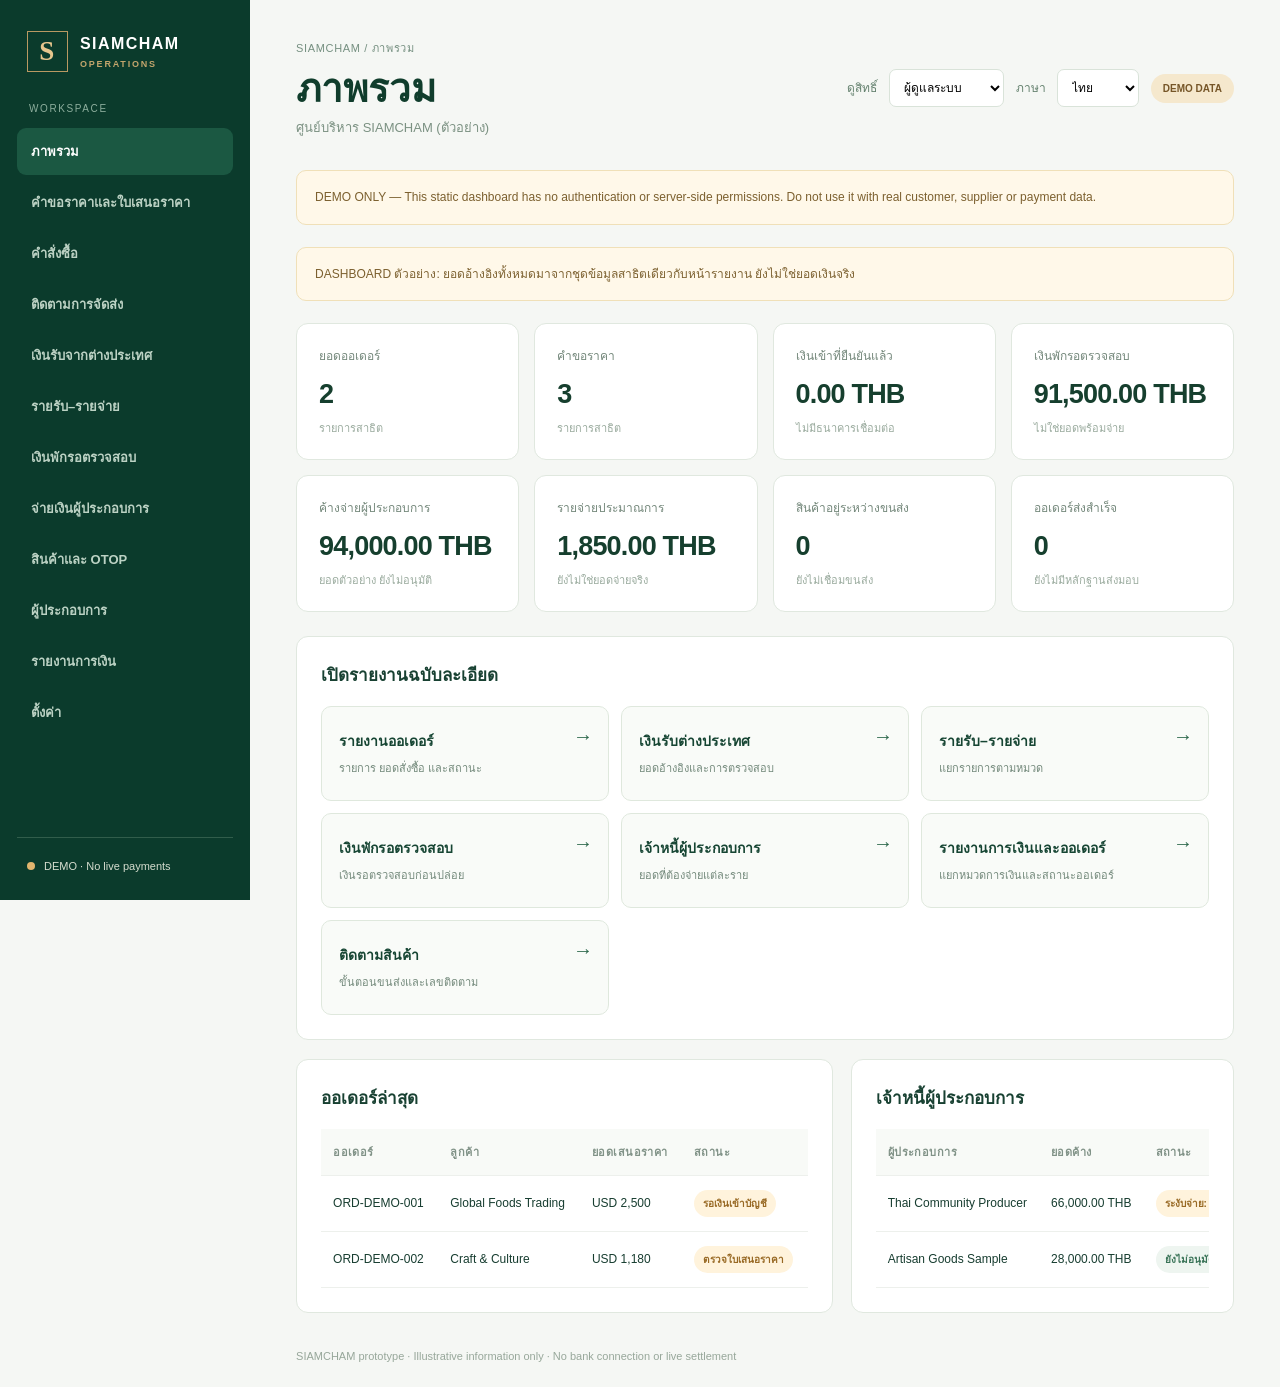
<file: backoffice/index.html>
<!doctype html><html lang="th"><head><meta charset="utf-8"><meta name="viewport" content="width=device-width,initial-scale=1"><meta name="robots" content="noindex,nofollow,noarchive"><meta name="referrer" content="strict-origin-when-cross-origin"><title>SIAMCHAM · Operations</title><link rel="stylesheet" href="backoffice.css"></head><body>
<aside class="sidebar"><a class="brand" href="../index.html"><span class="mark">S</span><span>SIAMCHAM<small>OPERATIONS</small></span></a><p class="side-caption">WORKSPACE</p><nav id="nav"></nav><div class="side-bottom"><span class="status-dot"></span> DEMO · No live payments</div></aside>
<main><header class="topbar"><div><span class="breadcrumb">SIAMCHAM / <span id="crumb">Overview</span></span><h1 id="title">Overview</h1><p id="subtitle">Trade operations workspace</p></div><div class="top-actions"><label><span id="roleLabel">View role</span> <select id="role"><option value="admin">Admin</option><option value="operations">Operations</option><option value="finance">Finance</option><option value="supplier">Supplier</option><option value="buyer">Buyer</option></select></label><label><span id="languageLabel">Language</span> <select id="language"><option value="th">ไทย</option><option value="en">English</option></select></label><span class="demo-pill">DEMO DATA</span></div></header>
<div class="notice" role="status">DEMO ONLY — This static dashboard has no authentication or server-side permissions. Do not use it with real customer, supplier or payment data.</div><div id="content"></div><footer>SIAMCHAM prototype · Illustrative information only · No bank connection or live settlement</footer></main>
<script src="backoffice.js"></script></body></html>
</file>
<file: backoffice/backoffice.css>
:root{font-family:Inter,-apple-system,BlinkMacSystemFont,"Noto Sans Thai",Arial,sans-serif;color:#173d30;background:#f5f7f4}*{box-sizing:border-box}body{margin:0;display:grid;grid-template-columns:250px minmax(0,1fr);min-height:100vh}button,select,input{font:inherit}button{cursor:pointer}.sidebar{background:#0b3b2c;color:#e2efe5;min-height:100vh;padding:26px 17px;display:flex;flex-direction:column;position:sticky;top:0;height:100vh}.brand{color:#fff;text-decoration:none;display:flex;gap:12px;align-items:center;padding:5px 10px 31px;font-weight:850;letter-spacing:.09em}.brand small{display:block;font-size:9px;letter-spacing:.2em;color:#c3a56c;margin-top:6px}.mark{display:grid;place-items:center;border:1px solid #b99962;color:#e7c68d;width:41px;height:41px;font-family:Georgia,serif;font-size:27px}.side-caption{color:#8dae9d;letter-spacing:.16em;font-size:10px;padding:0 12px;margin:0 0 14px}nav{display:grid;gap:4px}nav button{background:transparent;border:0;color:#bcd2c4;text-align:left;padding:13px 14px;border-radius:9px;font-weight:600;font-size:13px}nav button:hover,nav button.active{background:#1b5842;color:#fff}.side-bottom{margin-top:auto;border-top:1px solid #315d4b;padding:22px 10px 2px;color:#d6ddcf;font-size:11px}.status-dot{display:inline-block;background:#e1b56e;width:8px;height:8px;border-radius:50%;margin-right:6px}main{min-width:0;padding:38px clamp(20px,3.6vw,56px) 25px}.topbar{display:flex;align-items:center;justify-content:space-between;gap:20px;margin-bottom:32px}.breadcrumb{font-size:11px;letter-spacing:.06em;color:#769081}.topbar h1{font:700 clamp(30px,3vw,42px)/1.15 Georgia,"Noto Serif Thai",serif;color:#103d2c;margin:10px 0 6px}.topbar p{color:#7b9182;font-size:13px;margin:0}.top-actions{display:flex;align-items:center;gap:12px}.top-actions label{font-size:12px;color:#64816e}.top-actions select{margin-left:8px;border:1px solid #d9e3d9;background:#fff;border-radius:7px;padding:10px}.demo-pill{background:#f5e8cd;color:#765628;border-radius:30px;padding:9px 12px;font-size:10px;font-weight:800;white-space:nowrap}.stats{display:grid;grid-template-columns:repeat(4,minmax(0,1fr));gap:15px;margin-bottom:24px}.metric{background:white;border:1px solid #e0e8df;border-radius:12px;padding:22px}.metric>span{font-size:12px;color:#73877a}.metric>strong{display:block;margin:14px 0 8px;font-size:27px;letter-spacing:-.03em;color:#163f2e}.metric small{font-size:11px;color:#9aab9e}.layout{display:grid;grid-template-columns:1.4fr 1fr;gap:18px}.panel{background:#fff;border:1px solid #e0e8df;border-radius:12px;padding:24px;margin-bottom:19px;min-width:0}.panel-head{display:flex;justify-content:space-between;align-items:center;margin-bottom:18px;gap:10px}.panel h2{font-size:17px;margin:0;color:#184132}.panel p{color:#718777;font-size:13px;line-height:1.75}.panel a{font-size:12px;color:#0b684a}.table-wrap{overflow-x:auto}table{border-collapse:collapse;width:100%;text-align:left;font-size:12px}th{color:#809287;font-weight:700;font-size:11px;letter-spacing:.04em;background:#f8faf7}td,th{padding:14px 12px;border-bottom:1px solid #edf0ec;white-space:nowrap}td strong{color:#254838}.tag{padding:6px 9px;border-radius:20px;font-size:10px;font-weight:750;display:inline-block;background:#eef5f0;color:#397357}.tag.warn{background:#fff3dc;color:#986924}.tag.info{background:#edf1fb;color:#41679c}.tag.danger{background:#fce9e7;color:#a44440}.button{border:0;background:#0d6145;color:white;border-radius:8px;padding:11px 15px;font-size:12px;font-weight:700}.button.secondary{background:#eff5ef;color:#135438}.button:disabled{background:#d8dfd9;color:#738376;cursor:not-allowed}.notice{background:#fff8e9;border:1px solid #f0e0b8;color:#7c602f;border-radius:10px;padding:16px 18px;font-size:12px;line-height:1.7;margin-bottom:22px}.steps{display:grid;gap:11px}.step{display:flex;align-items:center;gap:11px;border:1px solid #e5ece4;padding:14px;border-radius:9px;font-size:13px}.step b{display:grid;place-items:center;background:#e4ede5;width:27px;height:27px;border-radius:50%;color:#236045}.empty{padding:30px;color:#8b9c90;background:#f7f9f6;border-radius:10px;font-size:13px}.filters{display:flex;gap:10px;flex-wrap:wrap;margin-bottom:18px}.filters input,.filters select{border:1px solid #dfe6dc;background:white;padding:10px 11px;border-radius:7px;font-size:12px}.divider{height:1px;background:#e6ece5;margin:17px 0}.split{display:grid;grid-template-columns:repeat(2,minmax(0,1fr));gap:14px}.info-box{padding:17px;border:1px solid #e2e8df;background:#fbfcfa;border-radius:9px}.info-box span{color:#829689;font-size:11px}.info-box strong{display:block;margin:9px 0;color:#254a36;font-size:15px}footer{color:#97a79a;font-size:11px;padding-top:18px}@media(max-width:1080px){.stats{grid-template-columns:repeat(2,minmax(0,1fr))}.layout{grid-template-columns:1fr}}@media(max-width:720px){body{display:block}.sidebar{position:static;height:auto;min-height:0;padding:14px}.brand{padding:0 7px 12px}.side-caption,.side-bottom{display:none}nav{display:flex;overflow-x:auto}nav button{white-space:nowrap}main{padding:22px 14px}.topbar{display:block}.top-actions{margin-top:18px}.stats{grid-template-columns:repeat(2,minmax(0,1fr))}.metric{padding:15px}.metric>strong{font-size:19px}.split{grid-template-columns:1fr}}
.shipment-timeline{margin:10px 0 25px;padding:18px;border:1px solid #e4eae2;border-radius:10px;background:#fbfcfa}.shipment-timeline>strong{display:block;margin-bottom:14px}.shipment-timeline .step{justify-content:flex-start}.shipment-timeline .step span{flex:1}.shipment-timeline .step small{color:#7a9080;white-space:nowrap}.stats .metric strong{overflow-wrap:anywhere}.panel .stats{margin:0}.table-wrap{scrollbar-width:thin} @media(max-width:720px){.shipment-timeline{padding:12px}.shipment-timeline .step{flex-wrap:wrap}.shipment-timeline .step small{width:100%;padding-left:38px}}

/* Dashboard report navigation and compact eight-metric scorecard */
#content>.stats{grid-template-columns:repeat(4,minmax(0,1fr))}.dashboard-shortcuts{display:grid;grid-template-columns:repeat(3,minmax(0,1fr));gap:12px}.dashboard-link{position:relative;text-align:left;border:1px solid #dfe8dd;border-radius:10px;padding:19px 40px 19px 17px;background:#f9fbf8;min-height:95px;color:#164533;cursor:pointer}.dashboard-link:hover{border-color:#a7c5b0;background:#edf5ee}.dashboard-link strong{display:block;font-size:14px;margin-bottom:8px}.dashboard-link small{display:block;color:#73897b;font-size:11px;line-height:1.6}.dashboard-link>span{position:absolute;right:15px;top:18px;color:#2c674b;font-size:20px}@media(max-width:1100px){#content>.stats{grid-template-columns:repeat(2,minmax(0,1fr))}.dashboard-shortcuts{grid-template-columns:repeat(2,minmax(0,1fr))}}@media(max-width:580px){.dashboard-shortcuts{grid-template-columns:1fr}#content>.stats{gap:9px}.metric>strong{font-size:17px}}
</file>
